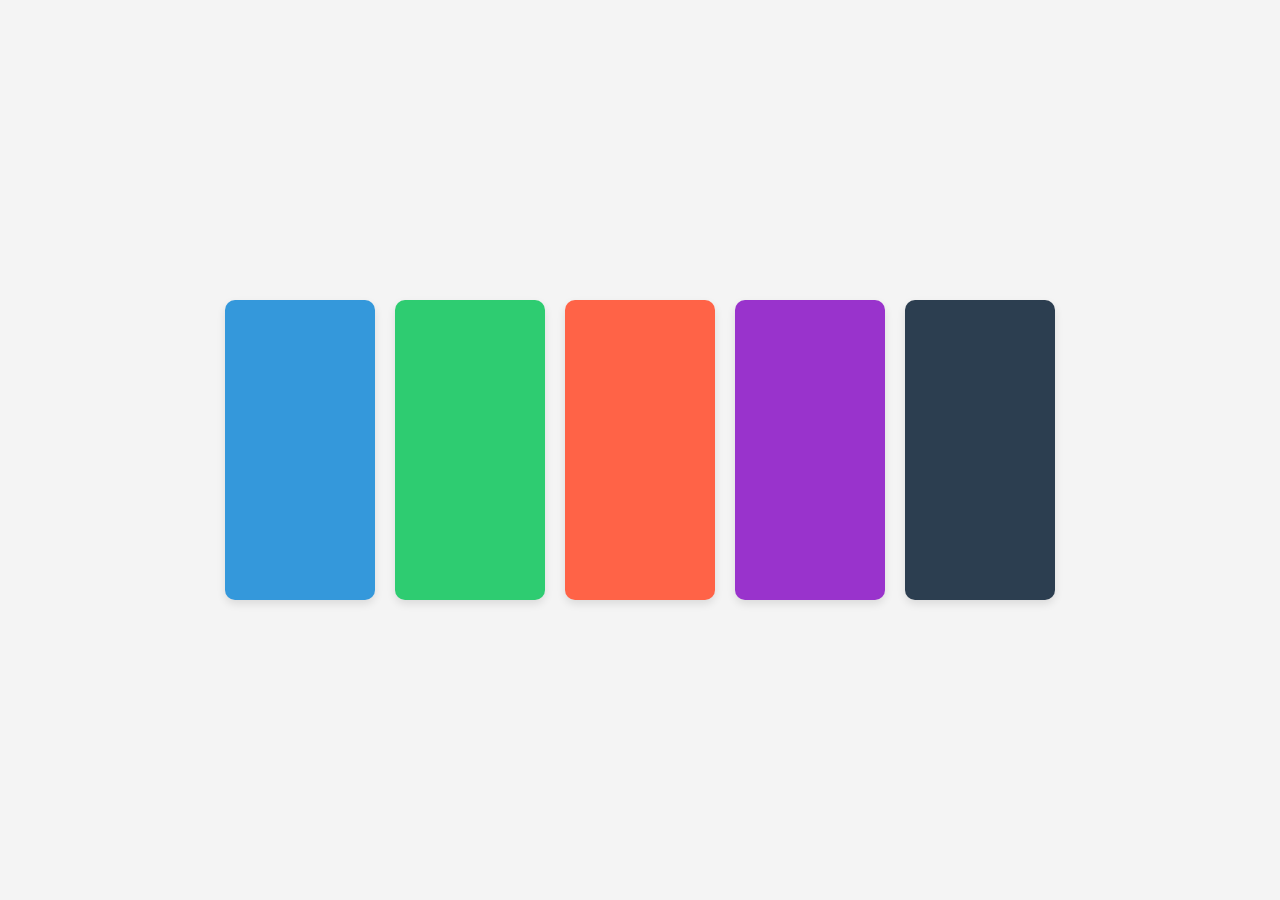
<file: Projects/10- Design-a-Set-of-Colored-Boxes/index.html>
<!DOCTYPE html>
<html lang="en">
<head>
    <meta charset="UTF-8">
    <meta name="viewport" content="width=device-width, initial-scale=1.0">
    <title>Color Box Lab</title>
    <link rel="stylesheet" href="styles.css">
</head>
<body>
    <div class="color-grid">
        <div class="color-box color1"></div>
        <div class="color-box color2"></div>
        <div class="color-box color3"></div>
        <div class="color-box color4"></div>
        <div class="color-box color5"></div>
    </div>
</body>
</html>
</file>
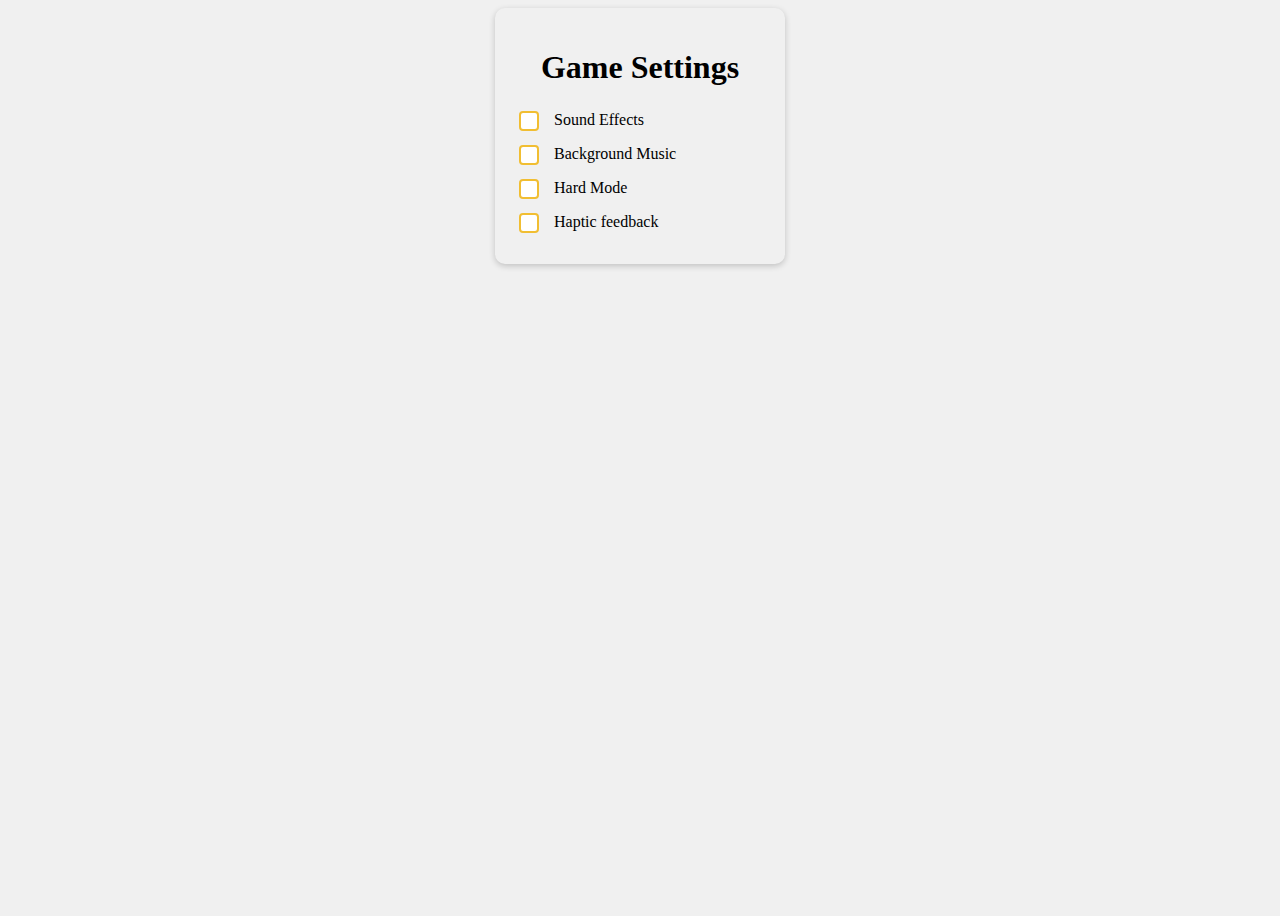
<file: Projects/13- Game-Settings-Panel/index.html>
<!DOCTYPE html>
<html lang="en">
  <head>
    <meta charset="UTF-8" />
    <meta name="viewport" content="width=device-width, initial-scale=1.0" />
    <title>Game Settings Panel</title>
    <link rel="stylesheet" href="styles.css" />
  </head>
  <body>
    <div class="settings-card">
      <h1>Game Settings</h1>
      <label> <input type="checkbox" />Sound Effects</label>
      <label> <input type="checkbox" />Background Music</label>
      <label> <input type="checkbox" />Hard Mode</label>
      <label> <input type="checkbox" />Haptic feedback</label>
    </div>
  </body>
</html>
</file>
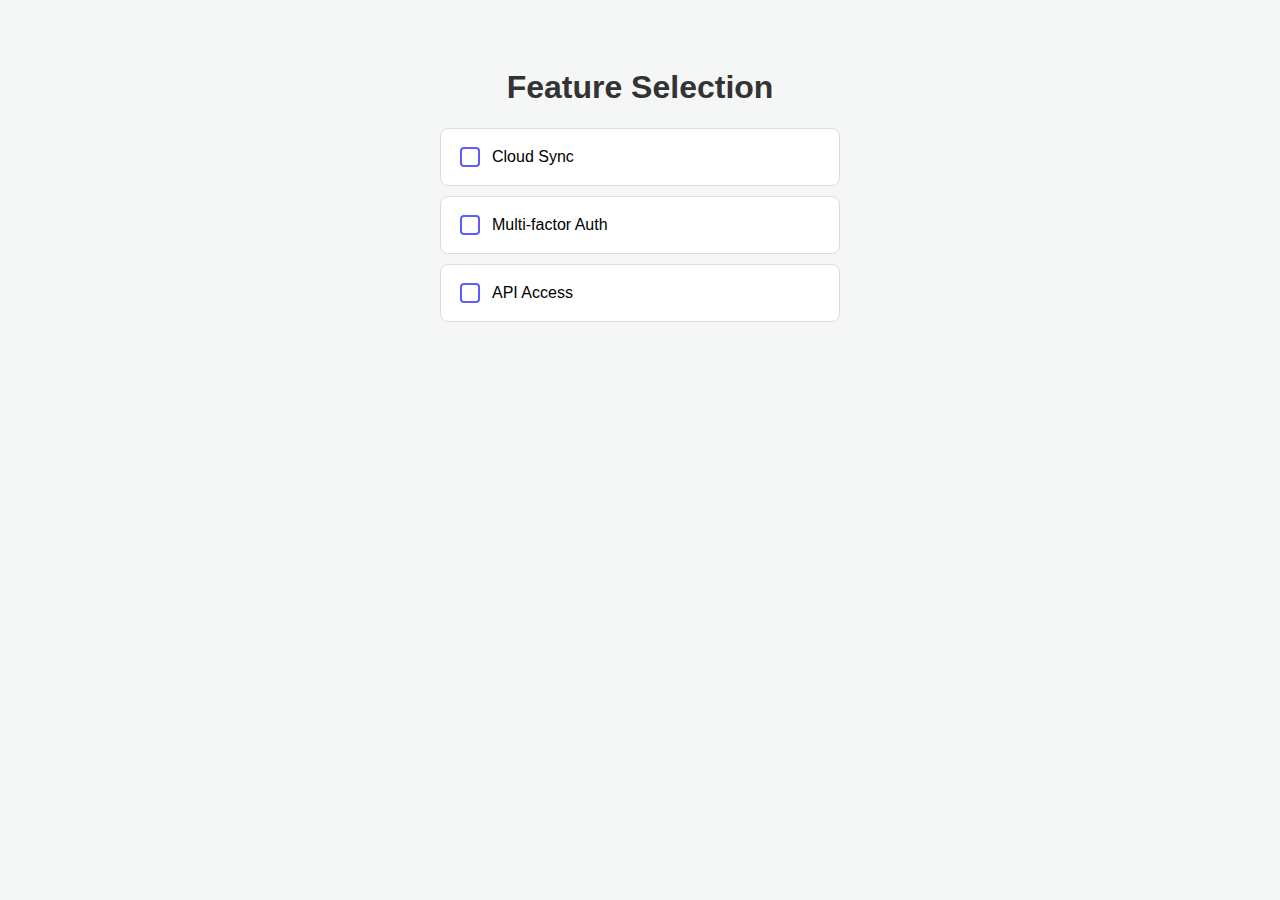
<file: Projects/14- Design-a-feature-selection-page/index.html>
<!DOCTYPE html>
<html lang="en">
<head>
    <meta charset="UTF-8">
    <title>Feature Selection</title>
    <link rel="stylesheet" href="styles.css">
</head>
<body>
    <h1>Feature Selection</h1>
    
    <div class="feature-card-container">
        <label class="feature-card">
            <input type="checkbox"> Cloud Sync
        </label>
        
        <label class="feature-card">
            <input type="checkbox"> Multi-factor Auth
        </label>
        
        <label class="feature-card">
            <input type="checkbox"> API Access
        </label>
    </div>
</body>
</html>
</file>
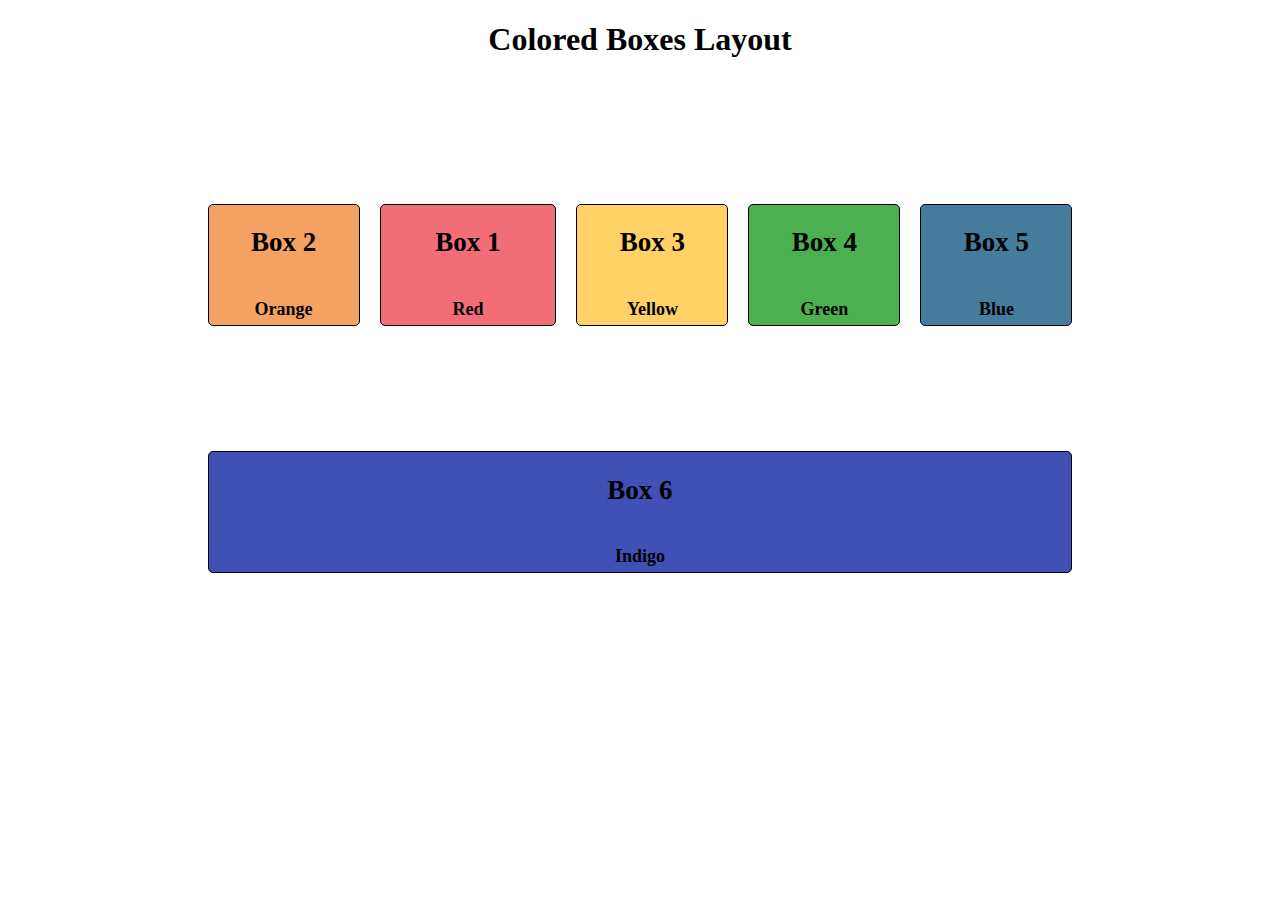
<file: Projects/18- Set-Of-Colorful-Boxes/index.html>
<!DOCTYPE html>
<html lang="en">
<head>
	<meta charset="UTF-8" />
	<meta name="viewport" content="width=device-width, initial-scale=1.0" />
	<title>Colored Boxes</title>
	<link rel="stylesheet" href="styles.css" />
</head>
<body>
	<header>
		<h1>Colored Boxes Layout</h1>
	</header>
	<div class="flex-container">
		<div class="box box1">
			<h2>Box 1</h2>
			<p>Red</p>
		</div>
		<div class="box box2">
			<h2>Box 2</h2>
			<p>Orange</p>
		</div>
		<div class="box box3">
			<h2>Box 3</h2>
			<p>Yellow</p>
		</div>
		<div class="box box4">
			<h2>Box 4</h2>
			<p>Green</p>
		</div>
		<div class="box box5">
			<h2>Box 5</h2>
			<p>Blue</p>
		</div>
		<div class="box box6">
			<h2>Box 6</h2>
			<p>Indigo</p>
		</div>
	</div>
</body>
</html>
</file>
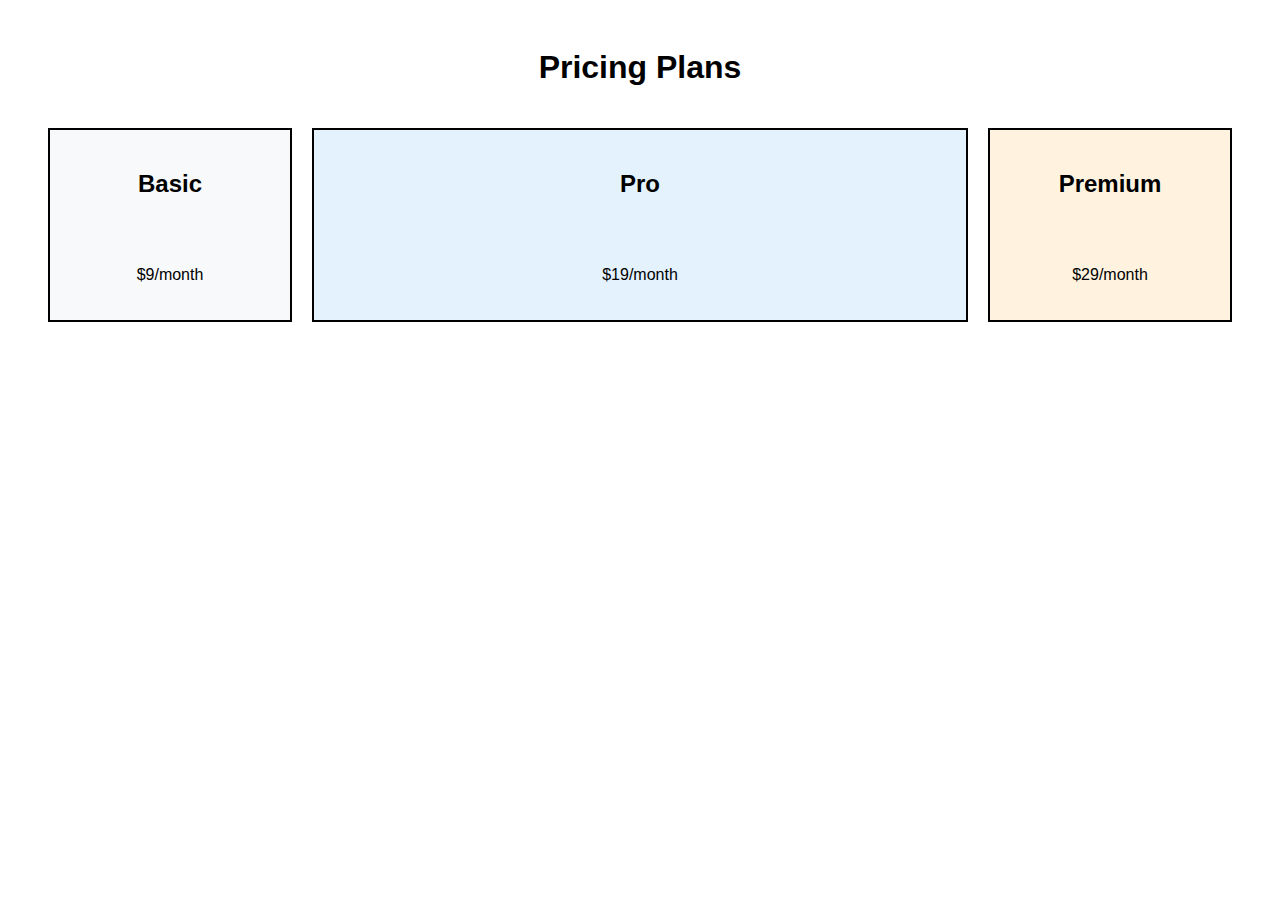
<file: Projects/19- Pricing-Plans-Layout-Page/index.html>
<!DOCTYPE html>
<html lang="en">
<head>
  <meta charset="UTF-8">
  <meta name="viewport" content="width=device-width, initial-scale=1.0">
  <title>Pricing Plans</title>
  <link rel="stylesheet" href="styles.css">
</head>
<body>

  <h1>Pricing Plans</h1>

  <div class="pricing-container">
    <div class="pricing-card basic-plan">
      <h2>Basic</h2>
      <p>$9/month</p>
    </div>

    <div class="pricing-card pro-plan">
      <h2>Pro</h2>
      <p>$19/month</p>
    </div>

    <div class="pricing-card premium-plan">
      <h2>Premium</h2>
      <p>$29/month</p>
    </div>
  </div>

</body>
</html>
</file>
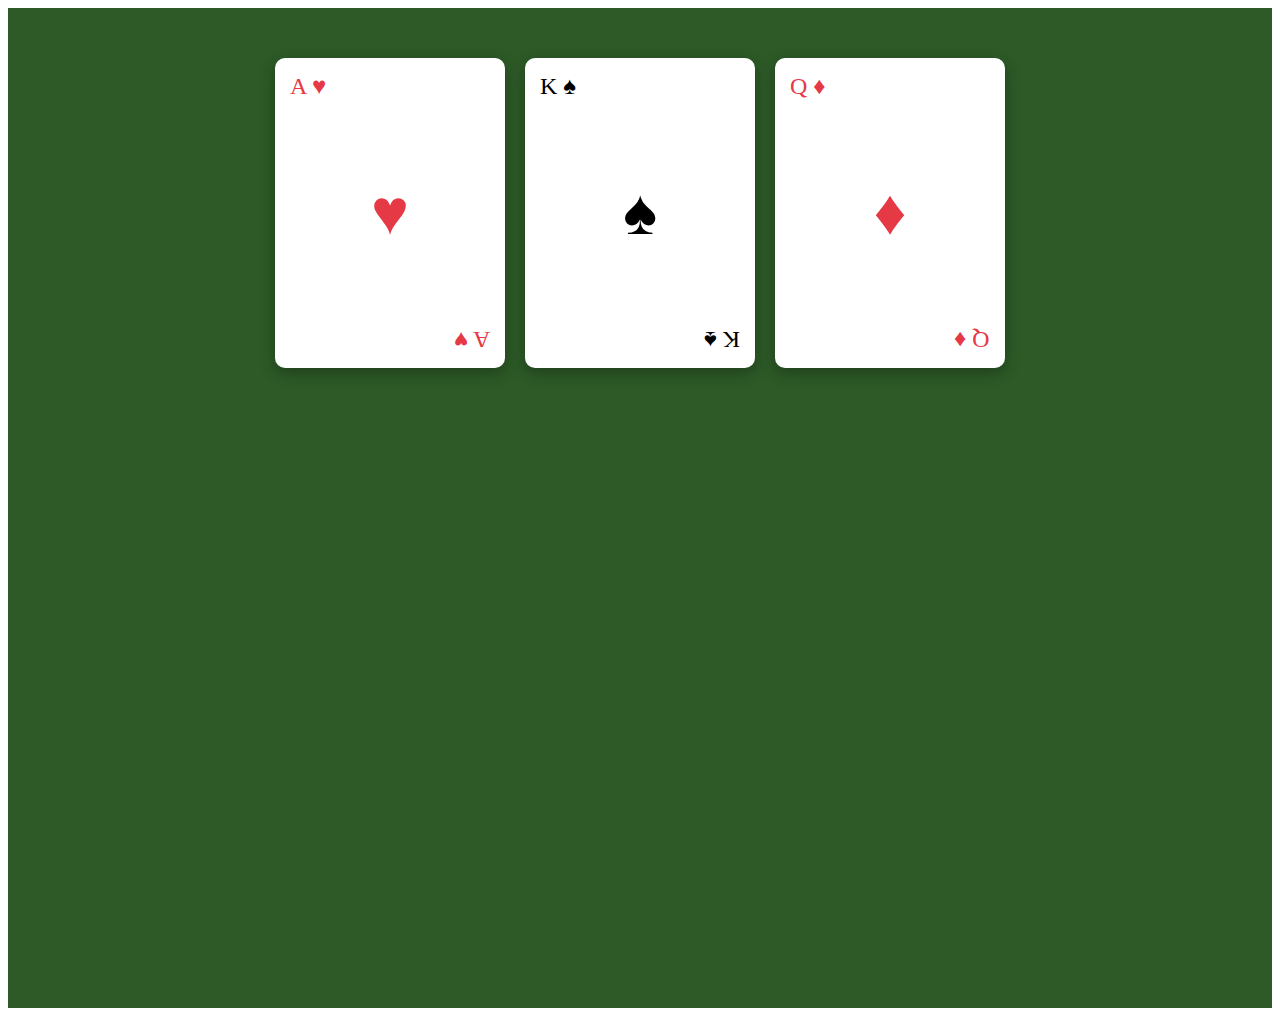
<file: Projects/20- Page-of-Playing-Cards/index.html>
<!DOCTYPE html>
<html lang="en">
<head>
  <meta charset="UTF-8">
  <meta name="viewport" content="width=device-width, initial-scale=1.0">
  <title>Flexbox Playing Cards</title>
  <link rel="stylesheet" href="styles.css">
</head>
<body>

  <main id="playing-cards">
    <div class="card">
      <div class="left">A &hearts;</div>
      <div class="middle">
        <span>&hearts;</span>
      </div>
      <div class="right">A &hearts;</div>
    </div>

    <div class="card">
      <div class="left">K &spades;</div>
      <div class="middle">
        <span>&spades;</span>
      </div>
      <div class="right">K &spades;</div>
    </div>

    <div class="card">
      <div class="left">Q &diams;</div>
      <div class="middle">
        <span>&diams;</span>
      </div>
      <div class="right">Q &diams;</div>
    </div>
  </main>

</body>
</html>
</file>
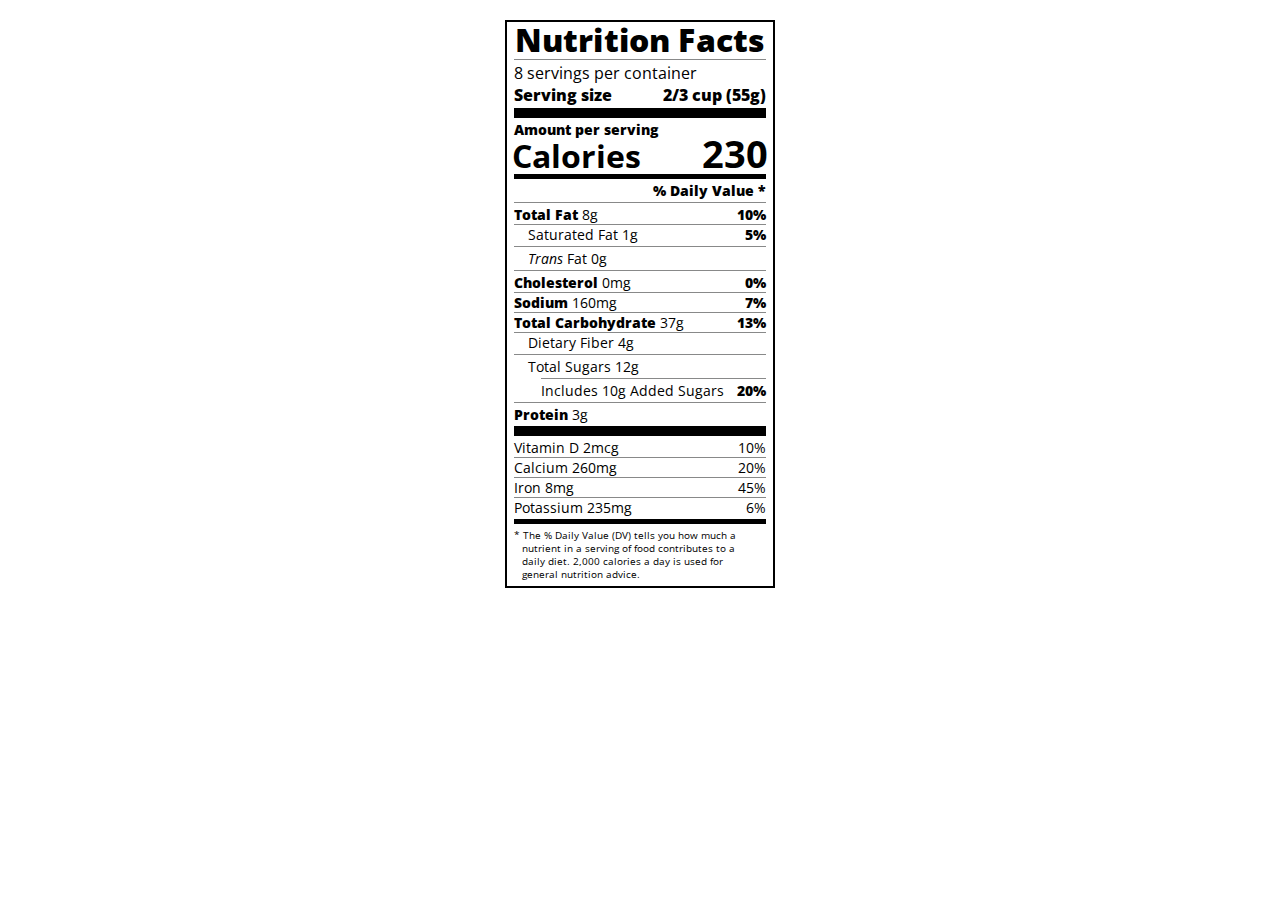
<file: Projects/21- Nutritional-Label/index.html>
<!DOCTYPE html>
<html lang="en">

<head>
  <meta charset="UTF-8">
  <title>Nutrition Label</title>
  <link href="https://fonts.googleapis.com/css?family=Open+Sans:400,700,800" rel="stylesheet">
  <link href="./styles.css" rel="stylesheet">
</head>

<body>
  <div class="label">
    <header>
      <h1 class="bold">Nutrition Facts</h1>
      <div class="divider"></div>
      <p>8 servings per container</p>
      <p class="bold">Serving size <span>2/3 cup (55g)</span></p>
    </header>
    <div class="divider large"></div>
    <div class="calories-info">
      <div class="left-container">
        <h2 class="bold small-text">Amount per serving</h2>
        <p>Calories</p>
      </div>
      <span>230</span>
    </div>
    <div class="divider medium"></div>
    <div class="daily-value small-text">
      <p class="bold right no-divider">% Daily Value *</p>
      <div class="divider"></div>
      <p><span><span class="bold">Total Fat</span> 8g</span> <span class="bold">10%</span></p>
      <p class="indent no-divider">Saturated Fat 1g <span class="bold">5%</span></p>
      <div class="divider"></div>
      <p class="indent no-divider"><span><i>Trans</i> Fat 0g</span></p>
      <div class="divider"></div>
      <p><span><span class="bold">Cholesterol</span> 0mg</span> <span class="bold">0%</span></p>
      <p><span><span class="bold">Sodium</span> 160mg</span> <span class="bold">7%</span></p>
      <p><span><span class="bold">Total Carbohydrate</span> 37g</span> <span class="bold">13%</span></p>
      <p class="indent no-divider">Dietary Fiber 4g</p>
      <div class="divider"></div>
      <p class="indent no-divider">Total Sugars 12g</p>
      <div class="divider double-indent"></div>
      <p class="double-indent no-divider">Includes 10g Added Sugars <span class="bold">20%</span></p>
      <div class="divider"></div>
      <p class="no-divider"><span><span class="bold">Protein</span> 3g</span></p>
      <div class="divider large"></div>
      <p>Vitamin D 2mcg <span>10%</span></p>
      <p>Calcium 260mg <span>20%</span></p>
      <p>Iron 8mg <span>45%</span></p>
      <p class="no-divider">Potassium 235mg <span>6%</span></p>
    </div>
    <div class="divider medium"></div>
    <p class="note">* The % Daily Value (DV) tells you how much a nutrient in a serving of food contributes to a daily
      diet. 2,000 calories a day is used for general nutrition advice.</p>
  </div>
</body>
</html>
</file>
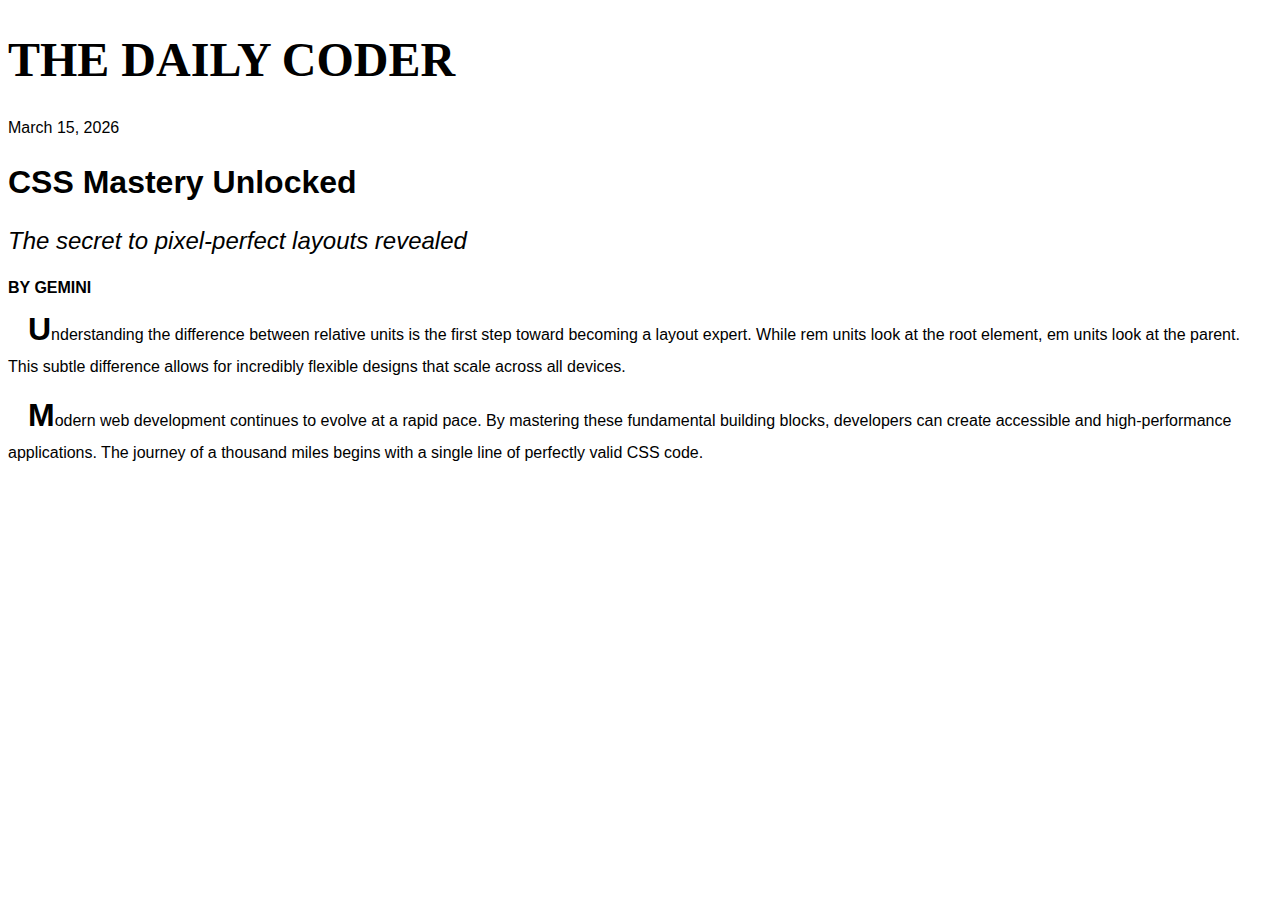
<file: Projects/22- Newspaper-Article/index.html>
<!DOCTYPE html>
<html lang="en">
<head>
    <meta charset="UTF-8">
    <title>The Daily Coder</title>
    <link rel="stylesheet" href="styles.css">
</head>
<body>
    <div class="newspaper">
        <h1 class="name">The Daily Coder</h1>
        <p class="date">March 15, 2026</p>
        <h2 class="headline">CSS Mastery Unlocked</h2>
        <h3 class="sub-headline">The secret to pixel-perfect layouts revealed</h3>
        <p class="author">By Gemini</p>
        <p class="text">
            Understanding the difference between relative units is the first step toward becoming a layout expert. While rem units look at the root element, em units look at the parent. This subtle difference allows for incredibly flexible designs that scale across all devices.
        </p>
        <p class="text">
            Modern web development continues to evolve at a rapid pace. By mastering these fundamental building blocks, developers can create accessible and high-performance applications. The journey of a thousand miles begins with a single line of perfectly valid CSS code.
        </p>
    </div>
</body>
</html>
</file>
<file: Projects/10- Design-a-Set-of-Colored-Boxes/styles.css>
/* 1. Body background color */
body {
  background-color: #f4f4f4;
  display: flex;
  justify-content: center;
  align-items: center;
  min-height: 100vh;
  margin: 0;
}

/* 2. Container for the boxes */
.color-grid {
  display: flex;
  gap: 20px;
}

/* 3. Base box styling (width and height) */
.color-box {
  width: 150px;
  height: 300px;
  border-radius: 10px;
  box-shadow: 0 4px 8px rgba(0,0,0,0.1);
}

/* 4. Individual color requirements */

.color1 {
  background-color: #3498db; /* Hexadecimal */
}

.color2 {
  background-color: rgb(46, 204, 113); /* RGB */
}

.color3 {
  background-color: tomato; /* Predefined Word */
}

.color4 {
  background-color: hsl(280, 60%, 50%); /* HSL */
}

.color5 {
  background-color: #2c3e50; /* Any color set */
}
</file>
<file: Projects/13- Game-Settings-Panel/styles.css>
body {
  height: 100vh;
  background-color: #f0f0f0;
  text-align: center;
}

.settings-card {
  max-width: 250px;
  padding: 20px;
  border-radius: 10px;
  box-shadow: 0 2px 6px rgba(0, 0, 0, 0.2);
  margin: auto;
  text-align: left;
}

h1 {
  text-align: center;
}

label {
  display: block;
  cursor: pointer;
  margin: 8px auto;
}

input[type='checkbox'] {
  width: 20px;
  height: 20px;
  cursor: pointer;
  appearance: none;
  border: 2px solid #f1be32;
  border-radius: 4px;
  background-color: white;
  transition: all 0.3s;
  vertical-align: middle;
  margin-right: 15px;
}

input[type='checkbox']:checked {
  background-color: #f1be32;
  border-color: #e2a60d;
}

input[type="checkbox"]:checked::after {
  content: "✓";
  display: block;
  text-align: center;
  font-weight: bold;
  color: white;
  line-height: 20px;
}
</file>
<file: Projects/14- Design-a-feature-selection-page/styles.css>
/* General Layout Styles */
body {
  font-family: sans-serif;
  display: flex;
  flex-direction: column;
  align-items: center;
  padding: 40px;
  background-color: #f4f7f6;
}

h1 {
  color: #333;
}

.feature-card-container {
  display: flex;
  flex-direction: column;
  gap: 10px;
  width: 100%;
  max-width: 400px;
}

.feature-card {
  display: flex;
  align-items: center;
  padding: 15px;
  background-color: white;
  border: 1px solid #ddd;
  border-radius: 8px;
  cursor: pointer;
  transition: background-color 0.2s;
}

.feature-card:hover {
  background-color: #f0f0f0;
}

/* CORE REQUIREMENTS FOR THE LAB 
   Targets User Stories 8-15
*/

input[type="checkbox"] {
  /* 9. Remove default browser style */
  appearance: none; 
  
  /* 10, 11, 12. Set border width, color, and style */
  border: 2px solid #5d5dff; 
  
  /* Sizing for the custom box */
  width: 20px;
  height: 20px;
  border-radius: 4px;
  margin-right: 12px;
  cursor: pointer;
  position: relative; /* Necessary for centering the checkmark */
  background-color: white;
}

/* 14 & 15. Styles for when the checkbox is checked */
input[type="checkbox"]:checked {
  background-color: #5d5dff; /* Chosen background color */
  border-color: #3b3bff;     /* Chosen border color */
}

/* 13. Centered checkmark ✓ using ::after */
input[type="checkbox"]:checked::after {
  content: "✓";
  position: absolute;
  color: white;
  font-weight: bold;
  
  /* Centering logic */
  top: 50%;
  left: 50%;
  transform: translate(-50%, -50%);
  font-size: 14px;
}
</file>
<file: Projects/18- Set-Of-Colorful-Boxes/styles.css>
h1 {
  text-align: center;
  margin-bottom: 10px;
}

.box {
  max-height: 120px;
  color: #000;
  border: 1px solid #000;
  display: flex;
  flex: 0 0 150px;
  flex-direction: column;
  align-items: center;
  margin: 10px;
  font-weight: bold;
  font-size: 1.125rem;
  border-radius: 5px;
  order: 0; 
}

.flex-container {
  display: flex;
  flex-wrap: wrap;
  width: 70%;
  height: 600px;
  padding: 10px;
  margin: 20px auto;
  align-content: space-evenly;
}

.box1 {
  background: #f16e79;
  order: 1; 
  flex-grow: 1;
}

.box2 {
  background: #f4a261;
  order: 0; 
}

.box3 {
  background: #ffd166;
  order: 2;
  flex-shrink: 3; 
}

.box4 {
  background: #4caf50;
  order: 3; 
}

.box5 {
  background: #457b9d;
  order: 4;
}

.box6 {
  background: #3f51b5;
  order: 5;
  flex-grow: 1;
}
</file>
<file: Projects/19- Pricing-Plans-Layout-Page/styles.css>
/* General Page Styling */
body {
  font-family: sans-serif;
  text-align: center;
  padding: 20px;
}

/* Container Logic */
.pricing-container {
  display: flex;
  flex-wrap: wrap;
  gap: 20px; /* Added for personal style spacing */
  justify-content: center;
  padding: 20px;
}

/* Card Blueprint */
.pricing-card {
  display: flex;
  flex-direction: column;
  justify-content: space-between;
  flex: 0 0 200px;
  border: 2px solid black;
  padding: 20px;
  min-height: 150px;
}

/* Individual Plan Logic */
.basic-plan {
  order: 0;
  background-color: #f8f9fa; /* Personal style touch */
}

.pro-plan {
  order: 1;
  flex-grow: 2;
  background-color: #e3f2fd; /* Personal style touch */
}

.premium-plan {
  order: 2;
  background-color: #fff3e0; /* Personal style touch */
}
</file>
<file: Projects/20- Page-of-Playing-Cards/styles.css>
/* Container styling */
#playing-cards {
  display: flex;
  justify-content: center;
  flex-wrap: wrap;
  gap: 20px;
  padding: 50px;
  background-color: #2d5a27; /* Poker table green */
  min-height: 100vh;
}

/* Base Card Styling */
.card {
  display: flex;
  justify-content: space-between;
  width: 200px;
  height: 280px;
  background-color: white;
  border-radius: 10px;
  padding: 15px;
  box-shadow: 0 5px 15px rgba(0,0,0,0.3);
  font-family: serif;
  font-size: 1.5rem;
}

/* Individual Item Alignment using align-self */
.left {
  align-self: flex-start;
}

.middle {
  align-self: center;
  display: flex;
  flex-direction: column;
  font-size: 4rem;
}

.right {
  align-self: flex-end;
  transform: rotate(180deg); /* Flip the bottom-right value */
}

/* Personal Style: Color the red suits */
.card:nth-child(1), .card:nth-child(3) {
  color: #e63946;
}
</file>
<file: Projects/21- Nutritional-Label/styles.css>
* {
  box-sizing: border-box;
}

html {
  font-size: 16px;
}

body {
  font-family: 'Open Sans', sans-serif;
}

.label {
  border: 2px solid black;
  width: 270px;
  margin: 20px auto;
  padding: 0 7px;
}

header h1 {
  text-align: center;
  margin: -4px 0;
  letter-spacing: 0.15px
}

p {
  margin: 0;
  display: flex;
  justify-content: space-between;
}

.divider {
  border-bottom: 1px solid #888989;
  margin: 2px 0;
}

.bold {
  font-weight: 800;
}

.large {
  height: 10px;
}

.large, .medium {
  background-color: black;
  border: 0;
}

.medium {
  height: 5px;
}

.small-text {
  font-size: 0.85rem;
}


.calories-info {
  display: flex;
  justify-content: space-between;
  align-items: flex-end;
}

.calories-info h2 {
  margin: 0;
}

.left-container p {
  margin: -5px -2px;
  font-size: 2em;
  font-weight: 700;
}

.calories-info span {
  margin: -7px -2px;
  font-size: 2.4em;
  font-weight: 700;
}

.right {
  justify-content: flex-end;
}

.indent {
  margin-left: 1em;
}

.double-indent {
  margin-left: 2em;
}

.daily-value p:not(.no-divider) {
  border-bottom: 1px solid #888989;
}

.note {
  font-size: 0.6rem;
  margin: 5px 0;
  padding: 0 8px;
  text-indent: -8px;
}
</file>
<file: Projects/22- Newspaper-Article/styles.css>
html {
    font-size: 24px;
}

.newspaper {
    font-size: 16px;
    font-family: 'Open Sans', sans-serif;
}

.name {
    font-size: 2rem;
    font-family: 'Times New Roman', serif;
    text-transform: uppercase;
}

.date {
    /* Required to exist for tests */
}

.author {
    text-transform: uppercase;
    font-weight: bold;
}

.headline {
    font-size: 2em;
    font-weight: bold;
}

.sub-headline {
    font-weight: 100;
    font-size: 1.5em;
    font-style: italic;
}

.text {
    text-indent: 20px;
    line-height: 2em;
}

.text::first-letter {
    font-weight: bold;
    font-size: 2em;
}
</file>
